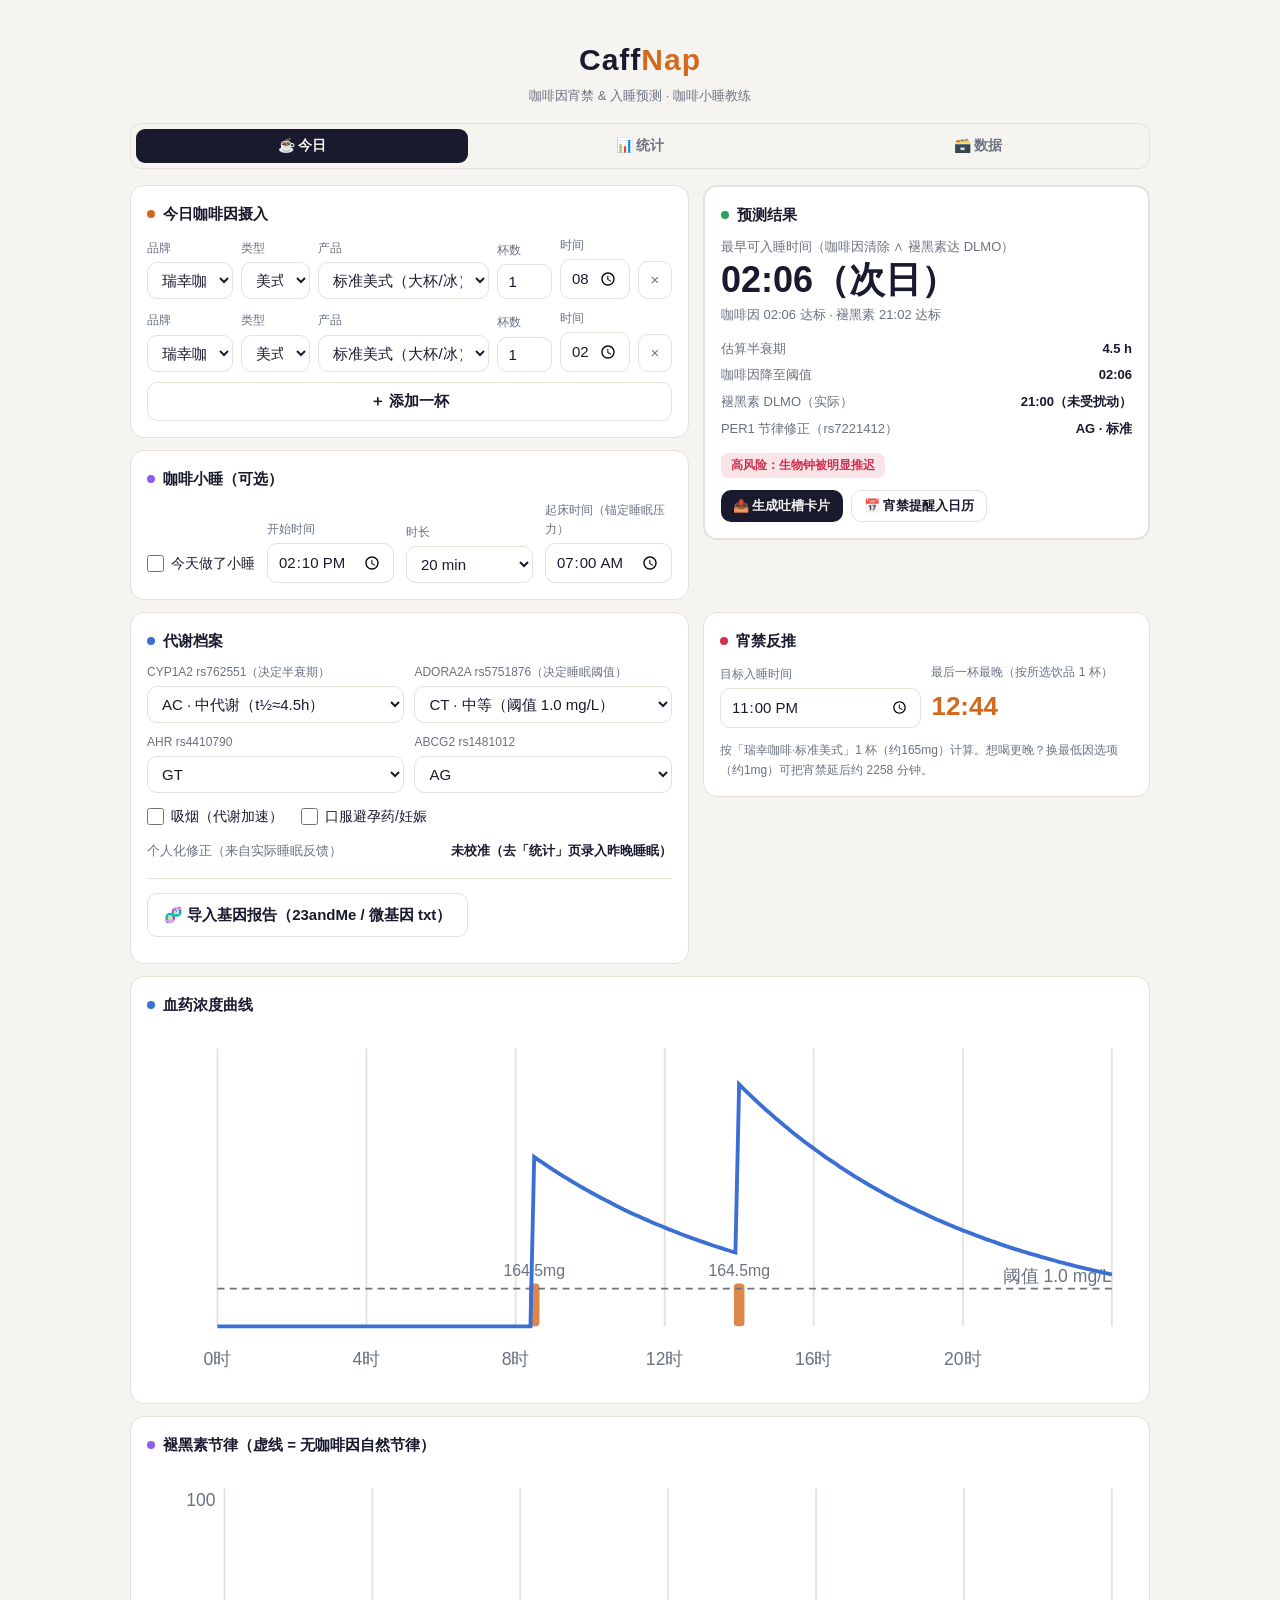
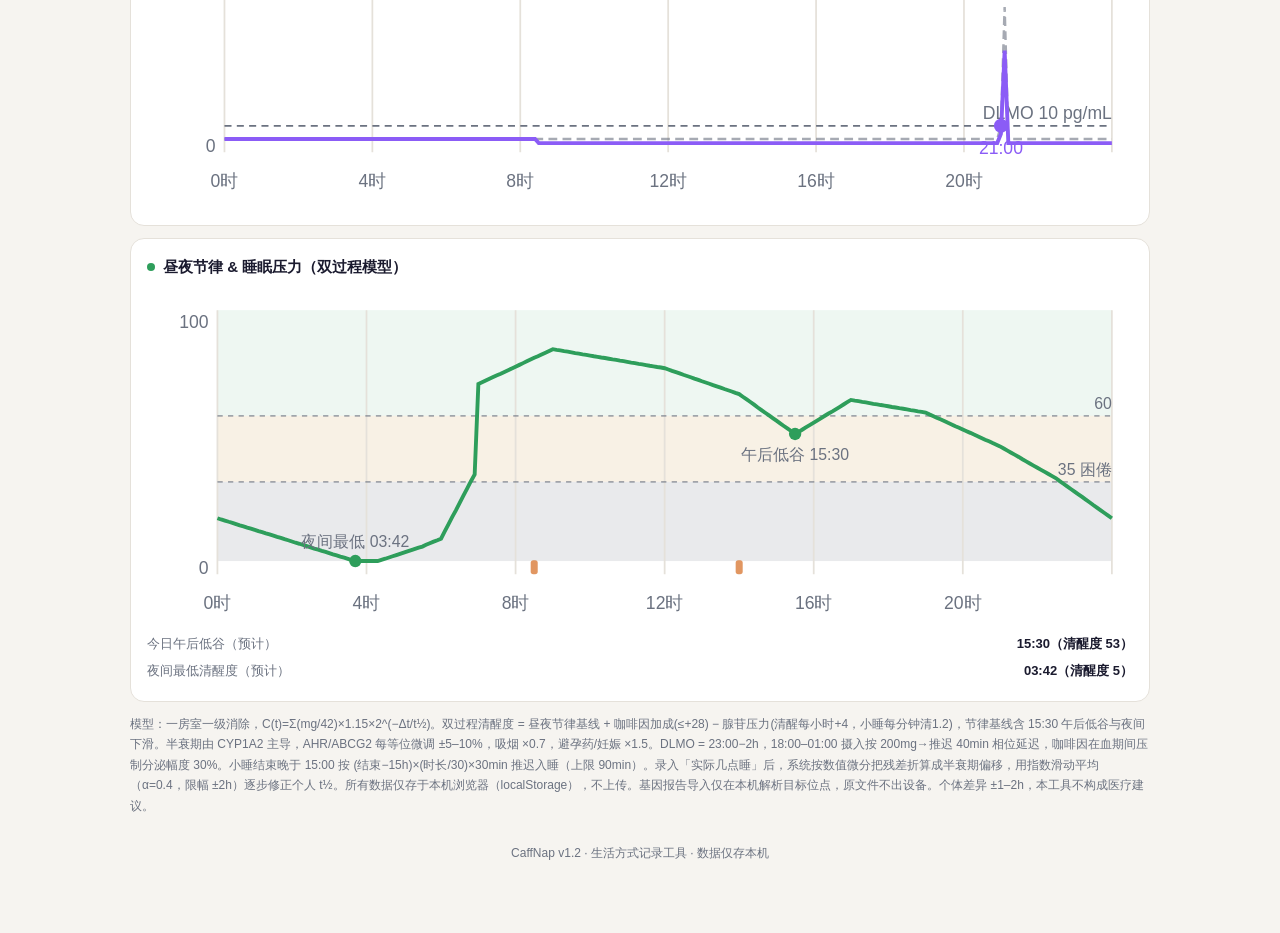
<file: index.html>
<!DOCTYPE html>
<html lang="zh-CN">
<head>
<meta charset="UTF-8">
<meta name="viewport" content="width=device-width, initial-scale=1.0, viewport-fit=cover">
<meta name="theme-color" content="#1a1a2e">
<meta name="apple-mobile-web-app-capable" content="yes">
<title>CaffNap · 咖啡因宵禁 & 入睡预测</title>
<script src="db.js"></script>
<link rel="stylesheet" href="style.css">
</head>
<body>

<header>
  <h1>Caff<span>Nap</span></h1>
  <p>咖啡因宵禁 & 入睡预测 · 咖啡小睡教练</p>
</header>

<nav class="tabs">
  <button data-tab="today" class="on">☕ 今日</button>
  <button data-tab="stats">📊 统计</button>
  <button data-tab="data">🗃️ 数据</button>
</nav>

<!-- ==================== 今日 ==================== -->
<section id="tab-today">
  <div class="layout">

    <!-- 预测结果 -->
    <div class="card a-result" style="border-width:2px;">
      <h2><span class="dot" style="background:var(--green)"></span>预测结果</h2>
      <div class="result-sub">最早可入睡时间（咖啡因清除 ∧ 褪黑素达 DLMO）</div>
      <div class="result-main" id="bedtime">—</div>
      <div class="result-sub" id="bedtimeSub"></div>
      <div class="stat-row" style="margin-top:10px;"><span>估算半衰期</span><b id="stHalf">—</b></div>
      <div class="stat-row"><span>咖啡因降至阈值</span><b id="stClear">—</b></div>
      <div class="stat-row"><span>褪黑素 DLMO（实际）</span><b id="stDlmo">—</b></div>
      <div class="stat-row"><span>PER1 节律修正（rs7221412）</span><b id="stPer1">—</b></div>
      <div><span class="badge ok" id="badge">—</span></div>
      <div style="display:flex;gap:8px;margin-top:12px;flex-wrap:wrap;">
        <button class="btn small" id="shareCardBtn">📤 生成吐槽卡片</button>
        <button class="btn small ghost" id="icsBtn">📅 宵禁提醒入日历</button>
      </div>
    </div>

    <!-- 摄入记录 -->
    <div class="card a-doses">
      <h2><span class="dot" style="background:var(--orange)"></span>今日咖啡因摄入</h2>
      <div id="doseList"></div>
      <button class="btn ghost" id="addDose" style="width:100%;">＋ 添加一杯</button>
    </div>

    <!-- 小睡 -->
    <div class="card a-nap">
      <h2><span class="dot" style="background:var(--purple)"></span>咖啡小睡（可选）</h2>
      <div style="display:flex;gap:12px;flex-wrap:wrap;align-items:flex-end;">
        <label class="chk" style="margin-bottom:8px;"><input type="checkbox" id="napOn"> 今天做了小睡</label>
        <div class="fld" style="flex:1;min-width:100px;"><label>开始时间</label><input type="time" id="napT" value="14:10"></div>
        <div class="fld" style="flex:1;min-width:120px;"><label>时长</label>
          <select id="napD">
            <option value="15">15 min（经典咖啡小睡）</option>
            <option value="20" selected>20 min</option>
            <option value="30">30 min</option>
            <option value="60">60 min</option>
          </select></div>
        <div class="fld" style="flex:1;min-width:100px;"><label>起床时间（锚定睡眠压力）</label><input type="time" id="wakeT" value="07:00"></div>
      </div>
    </div>

    <!-- 宵禁反推 -->
    <div class="card a-curfew">
      <h2><span class="dot" style="background:var(--red)"></span>宵禁反推</h2>
      <div class="grid" style="align-items:end;">
        <div class="fld"><label>目标入睡时间</label><input type="time" id="targetBed" value="23:00"></div>
        <div class="fld"><label>最后一杯最晚（按所选饮品 1 杯）</label>
          <div style="font-size:26px;font-weight:700;color:var(--orange);font-variant-numeric:tabular-nums;" id="lastCall">—</div></div>
      </div>
      <div class="note" id="lastCallNote"></div>
    </div>

    <!-- 代谢档案 -->
    <div class="card a-geno">
      <h2><span class="dot" style="background:var(--blue)"></span>代谢档案</h2>
      <div class="grid">
        <div class="fld"><label>CYP1A2 rs762551（决定半衰期）</label>
          <select id="cyp">
            <option value="AA">AA · 快代谢（t½≈3.2h）</option>
            <option value="AC" selected>AC · 中代谢（t½≈4.5h）</option>
            <option value="CC">CC · 慢代谢（t½≈7.5h）</option>
          </select></div>
        <div class="fld"><label>ADORA2A rs5751876（决定睡眠阈值）</label>
          <select id="ador">
            <option value="TT">TT · 敏感（阈值 1.3 mg/L）</option>
            <option value="CT" selected>CT · 中等（阈值 1.0 mg/L）</option>
            <option value="CC">CC · 钝感（阈值 0.8 mg/L）</option>
          </select></div>
        <div class="fld"><label>AHR rs4410790</label>
          <select id="ahr">
            <option value="TT">TT</option>
            <option value="GT" selected>GT</option>
            <option value="GG">GG · 诱导强</option>
          </select></div>
        <div class="fld"><label>ABCG2 rs1481012</label>
          <select id="abcg2">
            <option value="AA">AA</option>
            <option value="AG" selected>AG</option>
            <option value="GG">GG</option>
          </select></div>
      </div>
      <div style="display:flex;gap:18px;margin-top:12px;flex-wrap:wrap;">
        <label class="chk"><input type="checkbox" id="smoke"> 吸烟（代谢加速）</label>
        <label class="chk"><input type="checkbox" id="oc"> 口服避孕药/妊娠</label>
      </div>
      <div class="stat-row" style="margin-top:10px;"><span>个人化修正（来自实际睡眠反馈）</span><b id="stCalib">未校准</b></div>
      <div style="margin-top:14px;border-top:1px solid var(--border);padding-top:14px;">
        <label class="btn ghost" for="geneFile" style="cursor:pointer;display:inline-block;">🧬 导入基因报告（23andMe / 微基因 txt）</label>
        <input type="file" id="geneFile" accept=".txt,text/plain" style="display:none">
        <div id="geneStatus" style="font-size:13px;color:var(--sub);margin-top:10px;line-height:1.7;"></div>
      </div>
    </div>
  </div>

  <!-- 曲线图 -->
  <div class="card">
    <h2><span class="dot" style="background:var(--blue)"></span>血药浓度曲线</h2>
    <svg id="chartCaf" viewBox="0 0 560 200" width="100%"></svg>
  </div>
  <div class="card">
    <h2><span class="dot" style="background:var(--purple)"></span>褪黑素节律（虚线 = 无咖啡因自然节律）</h2>
    <svg id="chartMel" viewBox="0 0 560 190" width="100%"></svg>
  </div>
  <div class="card">
    <h2><span class="dot" style="background:var(--green)"></span>昼夜节律 & 睡眠压力（双过程模型）</h2>
    <svg id="chartAlert" viewBox="0 0 560 190" width="100%"></svg>
    <div class="stat-row"><span>今日午后低谷（预计）</span><b id="stDip">—</b></div>
    <div class="stat-row"><span>夜间最低清醒度（预计）</span><b id="stNight">—</b></div>
  </div>

  <div class="note">
    模型：一房室一级消除，C(t)=Σ(mg/42)×1.15×2^(−Δt/t½)。双过程清醒度 = 昼夜节律基线 + 咖啡因加成(≤+28) − 腺苷压力(清醒每小时+4，小睡每分钟清1.2)，节律基线含 15:30 午后低谷与夜间下滑。半衰期由 CYP1A2 主导，AHR/ABCG2 每等位微调 ±5–10%，吸烟 ×0.7，避孕药/妊娠 ×1.5。DLMO = 23:00−2h，18:00–01:00 摄入按 200mg→推迟 40min 相位延迟，咖啡因在血期间压制分泌幅度 30%。小睡结束晚于 15:00 按 (结束−15h)×(时长/30)×30min 推迟入睡（上限 90min）。录入「实际几点睡」后，系统按数值微分把残差折算成半衰期偏移，用指数滑动平均（α=0.4，限幅 ±2h）逐步修正个人 t½。所有数据仅存于本机浏览器（localStorage），不上传。基因报告导入仅在本机解析目标位点，原文件不出设备。个体差异 ±1–2h，本工具不构成医疗建议。
  </div>
</section>

<!-- ==================== 统计 ==================== -->
<section id="tab-stats" hidden>

  <!-- 睡眠反馈 -->
  <div class="card">
    <h2><span class="dot" style="background:var(--green)"></span>睡眠反馈 · 校准个人代谢</h2>
    <div class="result-sub" style="margin-bottom:10px;">输入昨晚实际情况，系统会把「预测 vs 实际」的偏差折算成你的个人半衰期修正，越录越准。</div>
    <div class="grid" style="grid-template-columns:1fr 1fr 1fr;align-items:end;">
      <div class="fld"><label>日期（哪晚）</label><input type="date" id="fbDate"></div>
      <div class="fld"><label>实际几点睡</label><input type="time" id="fbBed" value="23:30"></div>
      <div class="fld"><label>实际几点起</label><input type="time" id="fbWake" value="07:00"></div>
    </div>
    <button class="btn" id="fbSubmit" style="margin-top:12px;width:100%;">记录并校准</button>
    <div id="fbResult" style="font-size:13px;color:var(--sub);margin-top:10px;line-height:1.7;"></div>
  </div>

  <!-- 统计概览 -->
  <div class="card">
    <h2><span class="dot" style="background:var(--orange)"></span>概览</h2>
    <div class="stat-row"><span>记录天数</span><b id="sumDays">—</b></div>
    <div class="stat-row"><span>连续记录</span><b id="sumStreak">—</b></div>
    <div class="stat-row"><span>日均咖啡因</span><b id="sumMg">—</b></div>
    <div class="stat-row"><span>平均预测入睡</span><b id="sumPred">—</b></div>
    <div class="stat-row"><span>平均实际入睡（反馈）</span><b id="sumActual">—</b></div>
    <div class="stat-row"><span>平均起床（反馈）</span><b id="sumWake">—</b></div>
  </div>

  <!-- 热力图 -->
  <div class="card">
    <h2><span class="dot" style="background:var(--orange)"></span>咖啡因热力图
      <span class="spacer"></span>
      <span class="seg" id="hmSeg">
        <button data-range="12" class="on">近 12 周</button>
        <button data-range="52">近一年</button>
      </span>
    </h2>
    <div class="hm-wrap"><div class="hm" id="heatmap"></div></div>
    <div class="hm-legend">
      少 <span class="hm-cell"></span><span class="hm-cell l1"></span><span class="hm-cell l2"></span><span class="hm-cell l3"></span><span class="hm-cell l4"></span> 多
      <span style="margin-left:10px;">按每日咖啡因总量（mg）分档</span>
    </div>
  </div>
</section>

<!-- ==================== 数据 ==================== -->
<section id="tab-data" hidden>

  <!-- 自定义饮品 -->
  <div class="card">
    <h2><span class="dot" style="background:var(--blue)"></span>自定义饮品</h2>
    <div class="result-sub" style="margin-bottom:10px;">官方库没有的饮品（如速溶、瓶装）可以加在这里，会并入「品牌 → 自定义」选择器。</div>
    <div class="grid" style="grid-template-columns:1.4fr 1fr;">
      <div class="fld"><label>名称 *</label><input type="text" id="ubName" placeholder="如：三合一速溶"></div>
      <div class="fld"><label>咖啡因（mg/杯）*</label><input type="number" id="ubMg" min="0" max="600" step="1" placeholder="75"></div>
      <div class="fld"><label>类型</label>
        <select id="ubType">
          <option value="美式">美式/黑咖</option>
          <option value="拿铁">拿铁/奶咖</option>
          <option value="浓缩">浓缩</option>
          <option value="速溶咖啡">速溶/冻干</option>
          <option value="奶茶">奶茶/其他</option>
        </select></div>
      <div class="fld"><label>规格说明（可选）</label><input type="text" id="ubSpec" placeholder="如：1 条 2g"></div>
    </div>
    <button class="btn" id="ubAdd" style="margin-top:12px;width:100%;">＋ 保存饮品</button>
    <div id="ubList" style="margin-top:10px;"></div>
  </div>

  <!-- 导出 / 导入 -->
  <div class="card">
    <h2><span class="dot" style="background:var(--purple)"></span>数据导出 / 导入</h2>
    <div class="result-sub" style="margin-bottom:10px;">全部数据只存在本机浏览器，换设备/清缓存前请先导出备份。</div>
    <div style="display:flex;gap:8px;flex-wrap:wrap;">
      <button class="btn ghost" id="expJson">⬇️ 导出完整备份（JSON）</button>
      <button class="btn ghost" id="expCsv">⬇️ 导出历史记录（CSV）</button>
      <label class="btn ghost" for="impFile" style="cursor:pointer;">⬆️ 导入备份（JSON）</label>
      <input type="file" id="impFile" accept=".json,application/json" style="display:none">
    </div>
    <div id="impResult" style="font-size:13px;color:var(--sub);margin-top:10px;line-height:1.7;"></div>
    <div class="note">说明：JSON 备份包含摄入历史、睡眠反馈、个人校准、自定义饮品和基因档案，可完整恢复；CSV 为按日汇总表格，适合用 Excel 分析，不支持回导。</div>
  </div>
</section>

<footer>CaffNap v1.2 · 生活方式记录工具 · 数据仅存本机</footer>

<canvas id="shareCanvas" width="900" height="1125" style="display:none"></canvas>
<script src="app.js"></script>
</body>
</html>
</file>
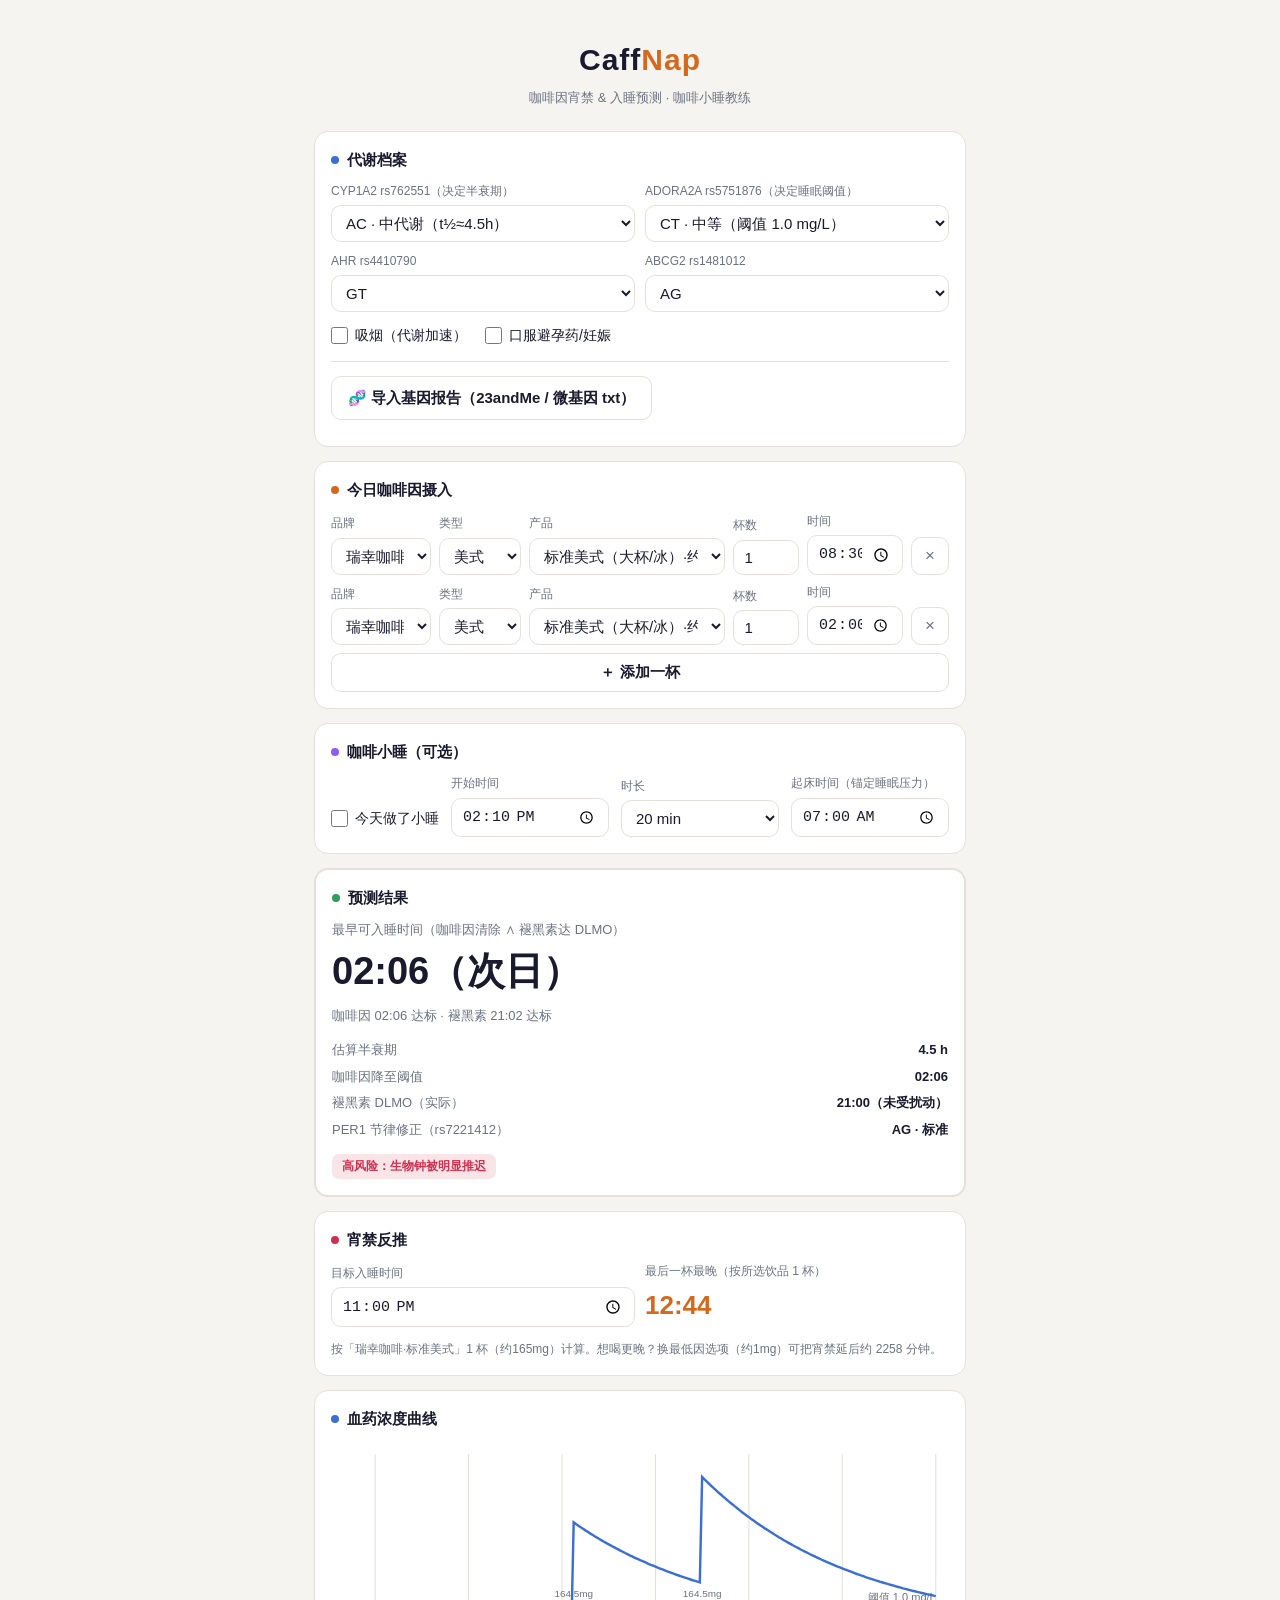
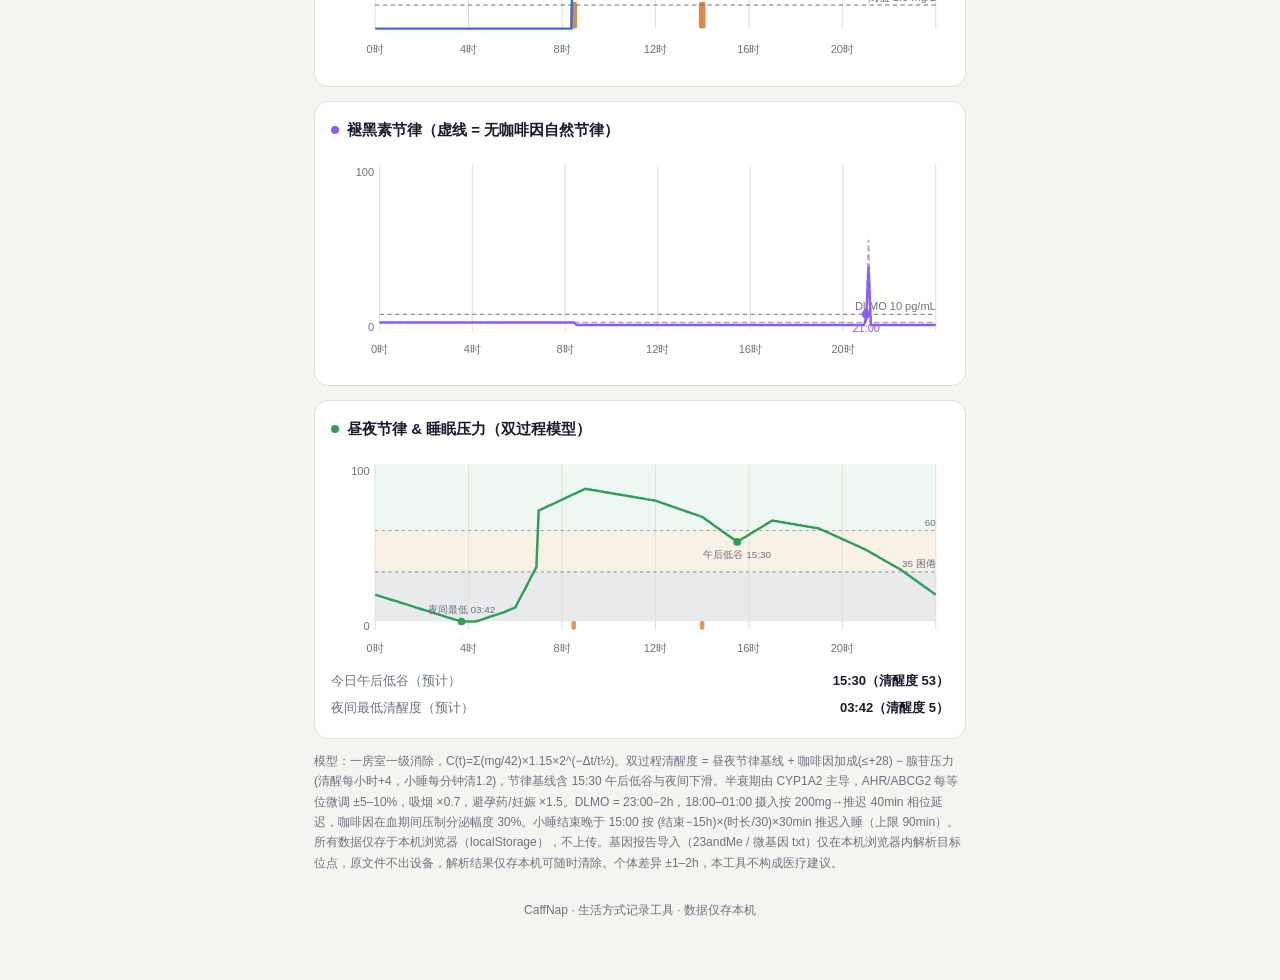
<file: v1.1/index.html>
<!DOCTYPE html>
<html lang="zh-CN">
<head>
<meta charset="UTF-8">
<meta name="viewport" content="width=device-width, initial-scale=1.0, viewport-fit=cover">
<meta name="theme-color" content="#1a1a2e">
<meta name="apple-mobile-web-app-capable" content="yes">
<title>CaffNap · 咖啡因宵禁 & 入睡预测</title>
<script src="db.js"></script>
<style>
  :root {
    --bg: #f6f4f0; --card: #ffffff; --text: #1a1a2e; --sub: #6b7280;
    --border: #e5e1da; --blue: #3b6fd4; --orange: #d4691e; --purple: #8b5cf6;
    --green: #2e9e5b; --red: #d03050; --warn: #b87700;
  }
  @media (prefers-color-scheme: dark) {
    :root {
      --bg: #12121c; --card: #1d1d2b; --text: #eceaf2; --sub: #9aa0ab;
      --border: #33334a; --blue: #6b96e8; --orange: #e08a4e; --purple: #a78bfa;
      --green: #4cc38a; --red: #ef6a86; --warn: #e0a63e;
    }
  }
  * { margin: 0; padding: 0; box-sizing: border-box; -webkit-tap-highlight-color: transparent; }
  body {
    font-family: -apple-system, "PingFang SC", "Microsoft YaHei", sans-serif;
    background: var(--bg); color: var(--text);
    line-height: 1.6; max-width: 680px; margin: 0 auto; padding: 16px 14px 60px;
  }
  header { text-align: center; padding: 20px 0 8px; }
  header h1 { font-size: 30px; font-weight: 700; letter-spacing: 1px; }
  header h1 span { color: var(--orange); }
  header p { color: var(--sub); font-size: 13px; margin-top: 4px; }
  .card {
    background: var(--card); border: 1px solid var(--border);
    border-radius: 14px; padding: 16px; margin-top: 14px;
  }
  .card h2 { font-size: 15px; font-weight: 600; margin-bottom: 10px; display: flex; align-items: center; gap: 8px; }
  .card h2 .dot { width: 8px; height: 8px; border-radius: 50%; }
  .grid { display: grid; grid-template-columns: 1fr 1fr; gap: 10px; }
  .fld { display: flex; flex-direction: column; gap: 4px; }
  .fld label { font-size: 12px; color: var(--sub); }
  select, input[type="time"], input[type="number"] {
    padding: 8px 10px; border-radius: 10px; font-size: 15px; width: 100%;
    border: 1px solid var(--border); background: transparent; color: var(--text);
  }
  .chk { display: flex; align-items: center; gap: 7px; font-size: 14px; cursor: pointer; }
  .chk input { width: 17px; height: 17px; accent-color: var(--text); }
  .dose-row { display: flex; gap: 8px; align-items: flex-end; margin-bottom: 8px; }
  .dose-row .del {
    border: 1px solid var(--border); background: transparent; color: var(--sub);
    border-radius: 10px; width: 38px; height: 38px; font-size: 17px; cursor: pointer; flex-shrink: 0;
  }
  .btn {
    display: inline-flex; align-items: center; justify-content: center; gap: 6px;
    border: none; border-radius: 10px; cursor: pointer; font-size: 15px;
    padding: 9px 16px; background: var(--text); color: var(--bg); font-weight: 600;
  }
  .btn.ghost { background: transparent; color: var(--text); border: 1px solid var(--border); }
  .result-main { font-size: 38px; font-weight: 700; font-variant-numeric: tabular-nums; }
  .result-sub { font-size: 13px; color: var(--sub); margin-top: 4px; }
  .badge {
    display: inline-block; font-size: 12px; padding: 3px 10px; border-radius: 7px; margin-top: 10px; font-weight: 600;
  }
  .badge.ok { background: color-mix(in srgb, var(--green) 15%, transparent); color: var(--green); }
  .badge.warn { background: color-mix(in srgb, var(--warn) 18%, transparent); color: var(--warn); }
  .badge.risk { background: color-mix(in srgb, var(--red) 13%, transparent); color: var(--red); }
  svg text { font-family: inherit; }
  .stat-row { display: flex; justify-content: space-between; font-size: 13px; color: var(--sub); padding: 3px 0; }
  .stat-row b { color: var(--text); font-weight: 600; font-variant-numeric: tabular-nums; }
  .note { font-size: 12px; color: var(--sub); margin-top: 12px; line-height: 1.7; }
  footer { text-align: center; color: var(--sub); font-size: 12px; margin-top: 28px; }
  @media (max-width: 480px) { .grid { grid-template-columns: 1fr; } }
</style>
</head>
<body>

<header>
  <h1>Caff<span>Nap</span></h1>
  <p>咖啡因宵禁 & 入睡预测 · 咖啡小睡教练</p>
</header>

<!-- 基因型 -->
<div class="card">
  <h2><span class="dot" style="background:var(--blue)"></span>代谢档案</h2>
  <div class="grid">
    <div class="fld"><label>CYP1A2 rs762551（决定半衰期）</label>
      <select id="cyp">
        <option value="AA">AA · 快代谢（t½≈3.2h）</option>
        <option value="AC" selected>AC · 中代谢（t½≈4.5h）</option>
        <option value="CC">CC · 慢代谢（t½≈7.5h）</option>
      </select></div>
    <div class="fld"><label>ADORA2A rs5751876（决定睡眠阈值）</label>
      <select id="ador">
        <option value="TT">TT · 敏感（阈值 1.3 mg/L）</option>
        <option value="CT" selected>CT · 中等（阈值 1.0 mg/L）</option>
        <option value="CC">CC · 钝感（阈值 0.8 mg/L）</option>
      </select></div>
    <div class="fld"><label>AHR rs4410790</label>
      <select id="ahr">
        <option value="TT">TT</option>
        <option value="GT" selected>GT</option>
        <option value="GG">GG · 诱导强</option>
      </select></div>
    <div class="fld"><label>ABCG2 rs1481012</label>
      <select id="abcg2">
        <option value="AA">AA</option>
        <option value="AG" selected>AG</option>
        <option value="GG">GG</option>
      </select></div>
  </div>
  <div style="display:flex;gap:18px;margin-top:12px;flex-wrap:wrap;">
    <label class="chk"><input type="checkbox" id="smoke"> 吸烟（代谢加速）</label>
    <label class="chk"><input type="checkbox" id="oc"> 口服避孕药/妊娠</label>
  </div>
  <div style="margin-top:14px;border-top:1px solid var(--border);padding-top:14px;">
    <label class="btn ghost" for="geneFile" style="cursor:pointer;display:inline-block;">🧬 导入基因报告（23andMe / 微基因 txt）</label>
    <input type="file" id="geneFile" accept=".txt,text/plain" style="display:none">
    <div id="geneStatus" style="font-size:13px;color:var(--sub);margin-top:10px;line-height:1.7;"></div>
  </div>
</div>

<!-- 摄入记录 -->
<div class="card">
  <h2><span class="dot" style="background:var(--orange)"></span>今日咖啡因摄入</h2>
  <div id="doseList"></div>
  <button class="btn ghost" id="addDose" style="width:100%;">＋ 添加一杯</button>
</div>

<!-- 小睡 -->
<div class="card">
  <h2><span class="dot" style="background:var(--purple)"></span>咖啡小睡（可选）</h2>
  <div style="display:flex;gap:12px;flex-wrap:wrap;align-items:flex-end;">
    <label class="chk" style="margin-bottom:8px;"><input type="checkbox" id="napOn"> 今天做了小睡</label>
    <div class="fld" style="flex:1;min-width:110px;"><label>开始时间</label><input type="time" id="napT" value="14:10"></div>
    <div class="fld" style="flex:1;min-width:130px;"><label>时长</label>
      <select id="napD">
        <option value="15">15 min（经典咖啡小睡）</option>
        <option value="20" selected>20 min</option>
        <option value="30">30 min</option>
        <option value="60">60 min</option>
      </select></div>
    <div class="fld" style="flex:1;min-width:110px;"><label>起床时间（锚定睡眠压力）</label><input type="time" id="wakeT" value="07:00"></div>
  </div>
</div>

<!-- 预测结果 -->
<div class="card" style="border-width:2px;">
  <h2><span class="dot" style="background:var(--green)"></span>预测结果</h2>
  <div class="result-sub">最早可入睡时间（咖啡因清除 ∧ 褪黑素达 DLMO）</div>
  <div class="result-main" id="bedtime">—</div>
  <div class="result-sub" id="bedtimeSub"></div>
  <div class="stat-row" style="margin-top:10px;"><span>估算半衰期</span><b id="stHalf">—</b></div>
  <div class="stat-row"><span>咖啡因降至阈值</span><b id="stClear">—</b></div>
  <div class="stat-row"><span>褪黑素 DLMO（实际）</span><b id="stDlmo">—</b></div>
  <div class="stat-row"><span>PER1 节律修正（rs7221412）</span><b id="stPer1">—</b></div>
  <div><span class="badge ok" id="badge">—</span></div>
</div>

<!-- 宵禁反推 -->
<div class="card">
  <h2><span class="dot" style="background:var(--red)"></span>宵禁反推</h2>
  <div class="grid" style="align-items:end;">
    <div class="fld"><label>目标入睡时间</label><input type="time" id="targetBed" value="23:00"></div>
    <div class="fld"><label>最后一杯最晚（按所选饮品 1 杯）</label>
      <div style="font-size:26px;font-weight:700;color:var(--orange);font-variant-numeric:tabular-nums;" id="lastCall">—</div></div>
  </div>
  <div class="note" id="lastCallNote"></div>
</div>

<!-- 曲线图 -->
<div class="card">
  <h2><span class="dot" style="background:var(--blue)"></span>血药浓度曲线</h2>
  <svg id="chartCaf" viewBox="0 0 560 200" width="100%"></svg>
</div>
<div class="card">
  <h2><span class="dot" style="background:var(--purple)"></span>褪黑素节律（虚线 = 无咖啡因自然节律）</h2>
  <svg id="chartMel" viewBox="0 0 560 190" width="100%"></svg>
</div>
<div class="card">
  <h2><span class="dot" style="background:var(--green)"></span>昼夜节律 & 睡眠压力（双过程模型）</h2>
  <svg id="chartAlert" viewBox="0 0 560 190" width="100%"></svg>
  <div class="stat-row"><span>今日午后低谷（预计）</span><b id="stDip">—</b></div>
  <div class="stat-row"><span>夜间最低清醒度（预计）</span><b id="stNight">—</b></div>
</div>

<div class="note">
  模型：一房室一级消除，C(t)=Σ(mg/42)×1.15×2^(−Δt/t½)。双过程清醒度 = 昼夜节律基线 + 咖啡因加成(≤+28) − 腺苷压力(清醒每小时+4，小睡每分钟清1.2)，节律基线含 15:30 午后低谷与夜间下滑。半衰期由 CYP1A2 主导，AHR/ABCG2 每等位微调 ±5–10%，吸烟 ×0.7，避孕药/妊娠 ×1.5。DLMO = 23:00−2h，18:00–01:00 摄入按 200mg→推迟 40min 相位延迟，咖啡因在血期间压制分泌幅度 30%。小睡结束晚于 15:00 按 (结束−15h)×(时长/30)×30min 推迟入睡（上限 90min）。所有数据仅存于本机浏览器（localStorage），不上传。基因报告导入（23andMe / 微基因 txt）仅在本机浏览器内解析目标位点，原文件不出设备，解析结果仅存本机可随时清除。个体差异 ±1–2h，本工具不构成医疗建议。
</div>

<footer>CaffNap · 生活方式记录工具 · 数据仅存本机</footer>

<script>
"use strict";
const $ = id => document.getElementById(id);
// 通用兜底饮品（数据库加载失败或本地双击打开时使用）
const GENERIC_BEVS = [
  { k: "espresso", label: "浓缩 espresso", mg: 60 },
  { k: "americano", label: "美式", mg: 150 },
  { k: "filter", label: "手冲/大美式", mg: 200 },
  { k: "latte", label: "拿铁", mg: 75 },
  { k: "tea", label: "茶", mg: 45 },
  { k: "decaf", label: "低因/其他", mg: 0 }
];
// 数据库经 <script src="db.js"> 同步注入（file:// 双击也可用）
const DB_META = window.CAFFNAP_DB || {};
let DB_ITEMS = DB_META.items || [];
if (!DB_ITEMS.length) console.warn("CaffNap: db.js 未加载，使用通用估算饮品");
function allBevs() { return DB_ITEMS.length ? DB_ITEMS : GENERIC_BEVS; }
function bevMid(b) { return b.mg !== undefined ? b.mg : (b.mg_min + b.mg_max) / 2; }
const LS_KEY = "caffnap_v1";
const GENO_KEY = "caffnap_geno_v1";
let dlmoOff = 0;   // PER1 rs7221412 的 DLMO 偏移（分钟）

// ---------- 状态 ----------
let state = { doses: [], napOn: false, napT: "14:10", napD: 20 };
try {
  const saved = JSON.parse(localStorage.getItem(LS_KEY));
  if (saved && saved.doses) state = Object.assign(state, saved);
  // 只保留今天
  const today = new Date().toDateString();
  state.doses = state.doses.filter(d => d.day === today);
} catch (e) {}

function save() { localStorage.setItem(LS_KEY, JSON.stringify(state)); }

// ---------- 输入 ----------
function getParams() {
  let th = { AA: 3.2, AC: 4.5, CC: 7.5 }[$("cyp").value];
  th *= { TT: 1.10, GT: 1.0, GG: 0.90 }[$("ahr").value];
  th *= { AA: 0.95, AG: 1.0, GG: 1.05 }[$("abcg2").value];
  if ($("smoke").checked) th *= 0.7;
  if ($("oc").checked) th *= 1.5;
  const thr = { TT: 1.3, CT: 1.0, CC: 0.8 }[$("ador").value];
  return { th, thr };
}
const toMin = s => { const [h, m] = s.split(":").map(Number); return h * 60 + m; };
const toHM = t => {
  const h = Math.floor(t / 60) % 24, m = Math.round(t % 60) % 60;
  return String(h).padStart(2, "0") + ":" + String(m).padStart(2, "0");
};

// ---------- 摄入条目 UI ----------
// 品牌原始分类 → 四大归一类型
const TYPE_MAP = {
  "美式类": "美式", "美式": "美式", "冷萃类": "美式", "冷萃": "美式",
  "滴滤咖啡": "美式", "冰咖啡": "美式",
  "拿铁类": "拿铁", "拿铁": "拿铁", "摩卡": "拿铁", "星冰乐": "拿铁",
  "浓缩咖啡": "浓缩", "浓缩": "浓缩",
  "奶茶": "奶茶", "轻因系列": "奶茶", "纯茶": "奶茶", "特调": "奶茶",
  "茶咖": "奶茶", "轻咖": "奶茶", "其他非咖啡类": "奶茶", "无咖啡": "奶茶", "果茶": "奶茶"
};
function normType(b) { return DB_ITEMS.length ? (TYPE_MAP[b.category] || "奶茶") : "通用"; }

function renderDoses() {
  const box = $("doseList");
  box.innerHTML = "";
  const list = allBevs();
  state.doses.forEach((d, i) => {
    let cur = list.find(b => b.k === d.bev);
    if (!cur) { cur = list[0]; d.bev = cur.k; }
    const curBrand = cur.brand || "通用";
    const curType = normType(cur);

    const brands = [...new Set(list.map(b => b.brand || "通用"))];
    // 该品牌实际拥有的归一类型（保持四大桶顺序）
    const ALL_TYPES = ["美式", "拿铁", "浓缩", "奶茶"];
    const hasTypes = ALL_TYPES.filter(t => list.some(b => (b.brand || "通用") === curBrand && normType(b) === t));
    const types = DB_ITEMS.length ? hasTypes : ["通用"];
    const prods = list.filter(b => (b.brand || "通用") === curBrand && normType(b) === curType);

    const opt = (v, label, sel) => `<option value="${v}" ${sel ? "selected" : ""}>${label}</option>`;
    const row = document.createElement("div");
    row.className = "dose-row";
    row.innerHTML = `
      <div class="fld" style="flex:1.2;min-width:100px;"><label>品牌</label>
        <select data-i="${i}" class="d-brand">${brands.map(b => opt(b, b, b === curBrand)).join("")}</select></div>
      <div class="fld" style="flex:1;min-width:80px;"><label>类型</label>
        <select data-i="${i}" class="d-type">${types.map(t => opt(t, t, t === curType)).join("")}</select></div>
      <div class="fld" style="flex:2.4;min-width:150px;"><label>产品</label>
        <select data-i="${i}" class="d-bev">${prods.map(b =>
          opt(b.k, DB_ITEMS.length
            ? `${b.drink}（${b.spec}）·约${Math.round(bevMid(b))}mg`
            : `${b.label}（${b.mg}mg）`, b.k === d.bev)).join("")}</select></div>
      <div class="fld" style="flex:0.8;min-width:64px;"><label>杯数</label>
        <input type="number" data-i="${i}" class="d-cups" value="${d.cups}" min="0.5" max="6" step="0.5"></div>
      <div class="fld" style="flex:1;min-width:96px;"><label>时间</label>
        <input type="time" data-i="${i}" class="d-time" value="${d.time}"></div>
      <button class="del" data-i="${i}" title="删除">×</button>`;
    box.appendChild(row);
  });

  box.querySelectorAll(".d-brand").forEach(el => el.addEventListener("change", e => {
    const i = +e.target.dataset.i;
    const first = allBevs().find(b => (b.brand || "通用") === e.target.value);
    if (first) { state.doses[i].bev = first.k; save(); renderDoses(); calc(); }
  }));
  box.querySelectorAll(".d-type").forEach(el => el.addEventListener("change", e => {
    const i = +e.target.dataset.i;
    const curBrand = (allBevs().find(b => b.k === state.doses[i].bev) || allBevs()[0]).brand || "通用";
    const first = allBevs().find(b => (b.brand || "通用") === curBrand && normType(b) === e.target.value);
    if (first) { state.doses[i].bev = first.k; save(); renderDoses(); calc(); }
  }));
  box.querySelectorAll(".d-bev,.d-cups,.d-time").forEach(el => el.addEventListener("input", e => {
    const i = +e.target.dataset.i;
    if (e.target.classList.contains("d-bev")) state.doses[i].bev = e.target.value;
    if (e.target.classList.contains("d-cups")) state.doses[i].cups = +e.target.value;
    if (e.target.classList.contains("d-time")) state.doses[i].time = e.target.value;
    save(); calc();
  }));
  box.querySelectorAll(".del").forEach(b => b.addEventListener("click", e => {
    state.doses.splice(+e.target.dataset.i, 1); save(); renderDoses(); calc();
  }));
}

$("addDose").addEventListener("click", () => {
  const now = new Date();
  const hm = String(now.getHours()).padStart(2, "0") + ":" + String(now.getMinutes()).padStart(2, "0");
  state.doses.push({ bev: DB_ITEMS.length ? "b000" : "americano", cups: 1, time: hm, day: new Date().toDateString() });
  save(); renderDoses(); calc();
});

// ---------- 药代模型 ----------
function doseMg(d) { const b = allBevs().find(x => x.k === d.bev); return b ? bevMid(b) * d.cups : 0; }
function concentration(mg, th, dtH) { return dtH < 0 ? 0 : mg / 42 * 1.15 * Math.pow(2, -dtH / th); }
function totalC(doses, th, tMin) {
  return doses.reduce((s, d) => s + concentration(doseMg(d), th, (tMin - toMin(d.time)) / 60), 0);
}
function tClear(doses, th, thr) {
  if (!doses.length) return null;
  const last = Math.max(...doses.map(d => toMin(d.time)));
  for (let t = last + 30; t <= last + 1440; t += 2)
    if (totalC(doses, th, t) <= thr) return t;
  return null;
}
function lastCall(mg, th, thr, targetMin) {
  const c0 = mg / 42 * 1.15;
  if (c0 <= thr) return 0;
  return Math.max(0, targetMin - (th * Math.log2(c0 / thr) * 60 + 30));
}

// ---------- 双过程模型：节律基线 + 腺苷压力 ----------
const CIRC = [[0,45],[4,33],[6,45],[7,72],[9,88],[12,85],[14,78],[15.5,65],[17,80],[19,78],[21,68],[22.5,58],[24,45]];
function circadian(t) {
  t = ((t % 24) + 24) % 24;
  for (let i = 0; i < CIRC.length - 1; i++) {
    const [t0, v0] = CIRC[i], [t1, v1] = CIRC[i + 1];
    if (t >= t0 && t <= t1) return v0 + (v1 - v0) * (t - t0) / (t1 - t0);
  }
  return 45;
}
function adenosine(t, wakeMin, napEndMin, napDurMin) {
  let awake = ((t - wakeMin) % 1440 + 1440) % 1440;   // 距起床分钟数
  let p = Math.min(90, awake / 60 * 4);               // 每小时 +4
  if (napEndMin !== null && t > napEndMin) p = Math.max(0, p - napDurMin * 1.2);
  return p;
}

// ---------- 褪黑素模型 ----------
function melRaw(rel) {  // rel = t - DLMO，pg/mL
  if (rel < -1 || rel >= 8) return 5;
  if (rel < 0) return 5 + (rel + 1) * 5;
  if (rel < 2) return 10 + rel * 25;
  if (rel < 4) return 60 + (rel - 2) * 20;
  return 100 - (rel - 4) * 22.5;
}

// ---------- 主计算 ----------
function calc() {
  const { th, thr } = getParams();
  const doses = state.doses.filter(d => doseMg(d) > 0);
  const totalMg = doses.reduce((s, d) => s + doseMg(d), 0);
  const tC = tClear(doses, th, thr);

  // 小睡
  const napOn = $("napOn").checked;
  const napStart = toMin($("napT").value), napDur = +$("napD").value;
  const napEnd = napStart + napDur;
  let napDelayMin = 0;
  if (napOn && napEnd > 15 * 60) napDelayMin = Math.min(90, (napEnd - 900) / 60 * (napDur / 30) * 30);

  // 褪黑素：DLMO 锚定 23:00-2h
  const dlmo0 = 21 * 60 + dlmoOff;   // PER1 rs7221412: AA −1h / AG 0 / GG +1h
  let delayMin = 0;
  doses.forEach(d => {
    const rel = ((toMin(d.time) - dlmo0) % 1440 + 1440) % 1440;
    const before = rel <= 16 * 60 ? rel - 1440 : rel;
    if (before >= -300 && before <= 120) delayMin += (doseMg(d) / 200) * 40;
  });
  delayMin = Math.min(delayMin, 180);
  const dlmoEff = dlmo0 + delayMin;
  const suppress = t => 1 - 0.3 * Math.min(1, totalC(doses, th, t) / thr);
  const melAt = t => {
    let rel = ((t - dlmoEff) % 1440 + 1440) % 1440;
    if (rel > 16 * 60) rel -= 1440;
    return melRaw(rel) * suppress(t);
  };
  let tMel = null;
  for (let t = 12 * 60; t <= 24 * 60; t += 2) if (melAt(t) >= 10) { tMel = t; break; }

  // 入睡 = max(双条件) + 小睡推迟
  let tSleep = null;
  if (tC !== null && tMel !== null) tSleep = Math.max(tC, tMel) + napDelayMin;

  // ---- 输出 ----
  $("bedtime").textContent = tSleep !== null
    ? toHM(tSleep) + (tSleep >= 1440 ? "（次日）" : "") : "24h 内条件未满足";
  let subs = [];
  if (tC !== null) subs.push("咖啡因 " + toHM(tC) + " 达标");
  if (tMel !== null) subs.push("褪黑素 " + toHM(tMel) + " 达标");
  if (napDelayMin > 0) subs.push("小睡 +" + Math.round(napDelayMin) + "min");
  $("bedtimeSub").textContent = subs.join(" · ") || "添加第一杯开始预测";
  $("stHalf").textContent = th.toFixed(1) + " h";
  $("stClear").textContent = tC !== null ? toHM(tC) : "24h 内未达标";
  $("stDlmo").textContent = toHM(dlmoEff) + (delayMin > 0 ? `（推迟 ${Math.round(delayMin)}min）` : "（未受扰动）");
  $("stPer1").textContent = { "-60": "AA · 偏晨型（DLMO −1h）", "0": "AG · 标准", "60": "GG · 偏夜型（DLMO +1h）" }[String(dlmoOff)] || "未知（默认标准）";

  const badge = $("badge");
  if (delayMin >= 90 || (tSleep !== null && tSleep > 24 * 60)) {
    badge.textContent = "高风险：生物钟被明显推迟"; badge.className = "badge risk";
  } else if (tSleep === null || tSleep > 23 * 60) {
    badge.textContent = "中风险：晚间饮用"; badge.className = "badge warn";
  } else {
    badge.textContent = "低风险：节律基本未受扰"; badge.className = "badge ok";
  }

  // 宵禁反推
  const list = allBevs();
  const selBev = state.doses.length
    ? list.find(b => b.k === state.doses[state.doses.length - 1].bev)
    : (list.find(b => b.k === "americano") || list[0]);
  const selMg = bevMid(selBev);
  const lc = lastCall(selMg, th, thr, toMin($("targetBed").value));
  $("lastCall").textContent = toHM(lc);
  const lowMg = Math.min(...list.map(bevMid).filter(m => m > 0));
  $("lastCallNote").textContent =
    `按「${DB_ITEMS.length ? selBev.brand + "·" + selBev.drink : selBev.label}」1 杯（约${Math.round(selMg)}mg）计算。想喝更晚？换最低因选项（约${Math.round(lowMg)}mg）可把宵禁延后约 ` +
    Math.round((th * Math.log2((selMg / 42 * 1.15) / thr) - th * Math.log2((lowMg / 42 * 1.15) / thr)) * 60) +
    ` 分钟。`;

  const wakeMin = toMin($("wakeT").value);
  const napEndMin = napOn ? napEnd : null;
  const alertness = t => {
    const a = circadian(t) + 28 * Math.min(1, totalC(doses, th, t) / thr) - 0.35 * adenosine(t * 60, wakeMin, napEndMin, napDur);
    return Math.max(5, Math.min(100, a));
  };
  drawCaf(thr, doses, totalMg, tC, tSleep, napOn ? { s: napStart, e: napEnd, d: napDur } : null);
  drawMel(dlmo0, dlmoEff, melAt, doses, th, thr, tSleep);
  drawAlert(alertness, doses, napOn ? { s: napStart, e: napEnd, d: napDur } : null, tSleep);
}

// ---------- 图表 ----------
function drawCaf(thr, doses, totalMg, tC, tSleep, nap) {
  const W = 560, H = 200, L = 40, R = 12, T = 12, B = 30;
  let peak = 0;
  for (let t = 0; t <= 1440; t += 5) {
    const c = totalC(doses, getParams().th, t);
    if (c > peak) peak = c;
  }
  const cMax = Math.max(peak * 1.15, thr * 1.3, 1);
  const X = t => L + (W - L - R) * t / 1440;
  const Y = c => T + (H - T - B) * (1 - c / cMax);
  let s = "";
  for (let g = 0; g <= 1440; g += 240)
    s += `<line x1="${X(g)}" y1="${T}" x2="${X(g)}" y2="${H - B}" stroke="var(--border)"/>`;
  if (nap) {
    s += `<rect x="${X(nap.s)}" y="${T}" width="${X(Math.min(nap.e, 1440)) - X(nap.s)}" height="${H - B - T}" fill="var(--purple)" opacity="0.12" rx="4"/>
          <text x="${(X(nap.s) + X(Math.min(nap.e, 1440))) / 2}" y="${T + 12}" text-anchor="middle" font-size="10" fill="var(--sub)">小睡 ${nap.d}min</text>`;
  }
  doses.forEach(d => {
    const mg = doseMg(d), h = 12 + Math.min(mg, 400) / 400 * 30;
    s += `<rect x="${X(toMin(d.time)) - 3}" y="${H - B - h}" width="6" height="${h}" rx="2" fill="var(--orange)" opacity="0.8"/>
          <text x="${X(toMin(d.time))}" y="${H - B - h - 4}" text-anchor="middle" font-size="9" fill="var(--sub)">${mg}mg</text>`;
  });
  s += `<line x1="${L}" y1="${Y(thr)}" x2="${W - R}" y2="${Y(thr)}" stroke="var(--sub)" stroke-dasharray="4 3"/>
        <text x="${W - R}" y="${Y(thr) - 4}" text-anchor="end" font-size="10" fill="var(--sub)">阈值 ${thr.toFixed(1)} mg/L</text>`;
  let path = "";
  for (let i = 0; i <= 240; i++) {
    const t = 1440 * i / 240;
    path += (i ? "L" : "M") + X(t).toFixed(1) + " " + Y(totalC(doses, getParams().th, t)).toFixed(1) + " ";
  }
  s += `<path d="${path}" fill="none" stroke="var(--blue)" stroke-width="2.2"/>`;
  if (tC !== null && tC <= 1440)
    s += `<circle cx="${X(tC)}" cy="${Y(thr)}" r="4" fill="var(--blue)" opacity="0.4"/>`;
  if (tSleep !== null && tSleep <= 1440)
    s += `<circle cx="${X(tSleep)}" cy="${Y(thr)}" r="5" fill="var(--blue)"/>
          <text x="${X(tSleep)}" y="${Y(thr) + 16}" text-anchor="middle" font-size="11" fill="var(--blue)">${toHM(tSleep)}</text>`;
  for (let g = 0; g < 1440; g += 240)
    s += `<text x="${X(g)}" y="${H - 8}" text-anchor="middle" font-size="10" fill="var(--sub)">${g / 60}时</text>`;
  $("chartCaf").innerHTML = s;
}

function drawMel(dlmo0, dlmoEff, melAt, doses, th, thr, tSleep) {
  const W = 560, H = 190, L = 44, R = 12, T = 12, B = 28;
  const X = t => L + (W - L - R) * t / 1440;
  const Y = v => T + (H - T - B) * (1 - v / 100);
  let s = "";
  for (let g = 0; g <= 1440; g += 240)
    s += `<line x1="${X(g)}" y1="${T}" x2="${X(g)}" y2="${H - B}" stroke="var(--border)"/>`;
  if (dlmo0 !== dlmoEff)
    s += `<line x1="${X(dlmo0)}" y1="${T}" x2="${X(dlmo0)}" y2="${H - B}" stroke="var(--sub)" stroke-dasharray="3 3"/>
          <text x="${X(dlmo0)}" y="${H - B - 4}" text-anchor="middle" font-size="9" fill="var(--sub)">自然 ${toHM(dlmo0)}</text>`;
  s += `<line x1="${L}" y1="${Y(10)}" x2="${W - R}" y2="${Y(10)}" stroke="var(--sub)" stroke-dasharray="4 3"/>
        <text x="${W - R}" y="${Y(10) - 4}" text-anchor="end" font-size="10" fill="var(--sub)">DLMO 10 pg/mL</text>`;
  let dRaw = "", dEff = "";
  for (let i = 0; i <= 240; i++) {
    const t = 1440 * i / 240;
    let rel = ((t - dlmoEff) % 1440 + 1440) % 1440;
    if (rel > 960) rel -= 1440;
    dRaw += (i ? "L" : "M") + X(t).toFixed(1) + " " + Y(melRaw(rel)).toFixed(1) + " ";
    dEff += (i ? "L" : "M") + X(t).toFixed(1) + " " + Y(melAt(t)).toFixed(1) + " ";
  }
  s += `<path d="${dRaw}" fill="none" stroke="var(--sub)" stroke-width="1.4" stroke-dasharray="5 3" opacity="0.6"/>
        <path d="${dEff}" fill="none" stroke="var(--purple)" stroke-width="2.2"/>`;
  if (dlmoEff >= 0 && dlmoEff <= 1440)
    s += `<circle cx="${X(dlmoEff)}" cy="${Y(10)}" r="4" fill="var(--purple)"/>
          <text x="${X(dlmoEff)}" y="${Y(10) + 16}" text-anchor="middle" font-size="10" fill="var(--purple)">${toHM(dlmoEff)}</text>`;
  if (tSleep !== null && tSleep <= 1440)
    s += `<line x1="${X(tSleep)}" y1="${T}" x2="${X(tSleep)}" y2="${Y(10)}" stroke="var(--purple)" stroke-dasharray="4 3" opacity="0.5"/>`;
  for (let g = 0; g < 1440; g += 240)
    s += `<text x="${X(g)}" y="${H - 8}" text-anchor="middle" font-size="10" fill="var(--sub)">${g / 60}时</text>`;
  s += `<text x="${L - 5}" y="${T + 10}" text-anchor="end" font-size="10" fill="var(--sub)">100</text>
        <text x="${L - 5}" y="${H - B}" text-anchor="end" font-size="10" fill="var(--sub)">0</text>`;
  $("chartMel").innerHTML = s;
}

function drawAlert(alertness, doses, nap, tSleep) {
  const W = 560, H = 190, L = 40, R = 12, T = 12, B = 28;
  const X = t => L + (W - L - R) * t / 24;
  const Y = a => T + (H - T - B) * (1 - a / 100);
  let s = "";
  // 分区底色
  s += `<rect x="${L}" y="${Y(100)}" width="${W - L - R}" height="${Y(60) - Y(100)}" fill="var(--green)" opacity="0.08"/>
        <rect x="${L}" y="${Y(60)}" width="${W - L - R}" height="${Y(35) - Y(60)}" fill="var(--warn)" opacity="0.10"/>
        <rect x="${L}" y="${Y(35)}" width="${W - L - R}" height="${Y(5) - Y(35)}" fill="var(--sub)" opacity="0.15"/>`;
  for (let g = 0; g <= 24; g += 4)
    s += `<line x1="${X(g)}" y1="${T}" x2="${X(g)}" y2="${H - B}" stroke="var(--border)"/>`;
  s += `<line x1="${L}" y1="${Y(60)}" x2="${W - R}" y2="${Y(60)}" stroke="var(--sub)" stroke-dasharray="3 3" opacity="0.6"/>
        <text x="${W - R}" y="${Y(60) - 4}" text-anchor="end" font-size="9" fill="var(--sub)">60</text>
        <line x1="${L}" y1="${Y(35)}" x2="${W - R}" y2="${Y(35)}" stroke="var(--sub)" stroke-dasharray="3 3" opacity="0.6"/>
        <text x="${W - R}" y="${Y(35) - 4}" text-anchor="end" font-size="9" fill="var(--sub)">35 困倦</text>`;
  if (nap) {
    s += `<rect x="${X(nap.s / 60)}" y="${T}" width="${X(Math.min(nap.e, 1440) / 60) - X(nap.s / 60)}" height="${H - B - T}" fill="var(--purple)" opacity="0.15" rx="4"/>
          <text x="${(X(nap.s / 60) + X(Math.min(nap.e, 1440) / 60)) / 2}" y="${T + 11}" text-anchor="middle" font-size="9" fill="var(--sub)">小睡</text>`;
  }
  doses.forEach(d => {
    s += `<rect x="${X(toMin(d.time) / 60) - 2}" y="${H - B - 8}" width="4" height="8" rx="1.5" fill="var(--orange)" opacity="0.7"/>`;
  });
  // 曲线 + 找午后低谷 & 夜间最低
  let path = "", dipA = 101, dipT = 0, minA = 101, minT = 0;
  for (let i = 0; i <= 240; i++) {
    const t = 24 * i / 240, a = alertness(t);
    path += (i ? "L" : "M") + X(t).toFixed(1) + " " + Y(a).toFixed(1) + " ";
    if (t >= 13 && t <= 18 && a < dipA) { dipA = a; dipT = t; }
    if ((t >= 22 || t <= 6) && a < minA) { minA = a; minT = t; }
  }
  s += `<path d="${path}" fill="none" stroke="var(--green)" stroke-width="2.2"/>`;
  if (dipA < 101)
    s += `<circle cx="${X(dipT)}" cy="${Y(dipA)}" r="3.5" fill="var(--green)"/>
          <text x="${X(dipT)}" y="${Y(dipA) + 15}" text-anchor="middle" font-size="9" fill="var(--sub)">午后低谷 ${toHM(dipT * 60)}</text>`;
  if (minA < 101)
    s += `<circle cx="${X(minT)}" cy="${Y(minA)}" r="3.5" fill="var(--green)"/>
          <text x="${X(minT)}" y="${Y(minA) - 8}" text-anchor="middle" font-size="9" fill="var(--sub)">夜间最低 ${toHM(minT * 60)}</text>`;
  if (tSleep !== null && tSleep <= 1440)
    s += `<line x1="${X(tSleep / 60)}" y1="${T}" x2="${X(tSleep / 60)}" y2="${H - B}" stroke="var(--blue)" stroke-dasharray="4 3" opacity="0.6"/>
          <text x="${X(tSleep / 60)}" y="${H - 8}" text-anchor="middle" font-size="9" fill="var(--blue)">${toHM(tSleep)} 可入睡</text>`;
  for (let g = 0; g < 24; g += 4)
    s += `<text x="${X(g)}" y="${H - 8}" text-anchor="middle" font-size="10" fill="var(--sub)">${g}时</text>`;
  s += `<text x="${L - 5}" y="${T + 10}" text-anchor="end" font-size="10" fill="var(--sub)">100</text>
        <text x="${L - 5}" y="${H - B}" text-anchor="end" font-size="10" fill="var(--sub)">0</text>`;
  $("chartAlert").innerHTML = s;
  $("stDip").textContent = toHM(dipT * 60) + "（清醒度 " + Math.round(dipA) + "）";
  $("stNight").textContent = toHM(minT * 60) + "（清醒度 " + Math.round(minA) + "）";
}

// ---------- 基因报告导入（23andMe / 微基因，纯本地解析，不上传） ----------
// 每个位点：关注等位基因计数（0/1/2）→ 映射到模型档位
const GENO_LOCI = [
  { rsid: "rs762551",  gene: "CYP1A2",  allele: "A", key: "cyp",   map: { 2: "AA", 1: "AC", 0: "CC" },
    pheno: g => ({ AA: "快代谢 t½≈3.2h", AC: "中代谢 t½≈4.5h", CC: "慢代谢 t½≈7.5h" }[g]) },
  { rsid: "rs5751876", gene: "ADORA2A", allele: "T", key: "ador",  map: { 2: "TT", 1: "CT", 0: "CC" },
    pheno: g => ({ TT: "高敏感（阈值 1.3）", CT: "中等（阈值 1.0）", CC: "钝感（阈值 0.8）" }[g]) },
  { rsid: "rs4410790", gene: "AHR",     allele: "G", key: "ahr",   map: { 2: "GG", 1: "GT", 0: "TT" },
    pheno: g => ({ GG: "诱导强 · 清除偏快", GT: "标准", TT: "诱导弱 · 清除偏慢 10%" }[g]) },
  { rsid: "rs1481012", gene: "ABCG2",   allele: "A", key: "abcg2", map: { 2: "AA", 1: "AG", 0: "GG" },
    pheno: g => ({ AA: "外排快 · 清除偏快 5%", AG: "标准", GG: "外排慢 · 清除偏慢 5%" }[g]) },
  { rsid: "rs7221412", gene: "PER1",    allele: "A", key: "per1",  map: { 2: "AA", 1: "AG", 0: "GG" },
    pheno: g => ({ AA: "偏晨型 · DLMO 提前 1h", AG: "标准节律", GG: "偏夜型 · DLMO 推迟 1h" }[g]) }
];

function parseGeneText(text) {
  const byRs = Object.fromEntries(GENO_LOCI.map(l => [l.rsid, l]));
  const found = {}, missing = [];
  for (const raw of text.split(/\r?\n/)) {
    if (!raw || raw.startsWith("#")) continue;
    const p = raw.trim().split(/\s+/);
    if (p.length < 4) continue;
    const locus = byRs[p[0]];
    if (!locus || found[locus.key]) continue;
    const gt = p[3].toUpperCase();
    if (gt.length < 2 || gt.includes("-") || gt.includes("N")) { missing.push(locus.gene + "（无检出）"); continue; }
    const count = Math.min(2, (gt.split("").filter(c => c === locus.allele).length));
    const g = locus.map[count];
    if (g) found[locus.key] = { g, rsid: locus.rsid, gene: locus.gene, pheno: locus.pheno(g) };
  }
  for (const l of GENO_LOCI) if (!found[l.key] && !missing.some(m => m.startsWith(l.gene))) missing.push(l.gene);
  return { found, missing };
}

function applyGeno(found) {
  if (found.cyp)   $("cyp").value = found.cyp.g;
  if (found.ador)  $("ador").value = found.ador.g;
  if (found.ahr)   $("ahr").value = found.ahr.g;
  if (found.abcg2) $("abcg2").value = found.abcg2.g;
  dlmoOff = found.per1 ? ({ AA: -60, AG: 0, GG: 60 }[found.per1.g] ?? 0) : 0;
}

function showGenoStatus(found, missing, fromCache) {
  const box = $("geneStatus");
  const rows = Object.values(found)
    .map(v => `<div>✅ <b>${v.gene}</b> ${v.rsid} = <b>${v.g}</b> · ${v.pheno}</div>`).join("");
  const miss = missing.length
    ? `<div style="color:var(--warn)">⚠️ 未检出：${missing.join("、")}（保持默认档位）</div>` : "";
  box.innerHTML = (fromCache ? "🧬 已恢复上次导入的基因报告" : "🧬 导入成功（文件仅在本地解析，未上传）")
    + rows + miss;
}

$("geneFile").addEventListener("change", e => {
  const file = e.target.files[0];
  if (!file) return;
  const t0 = performance.now();
  file.text().then(text => {
    const { found, missing } = parseGeneText(text);
    if (Object.keys(found).length === 0) {
      $("geneStatus").innerHTML = "⚠️ 未找到任何目标位点——请确认是 23andMe / 微基因 原始数据 txt";
      return;
    }
    applyGeno(found);
    localStorage.setItem(GENO_KEY, JSON.stringify(found));
    showGenoStatus(found, missing, false);
    calc();
    console.log(`解析 ${(text.length / 1e6).toFixed(1)}MB / ${((performance.now() - t0) / 1000).toFixed(2)}s`);
  });
  e.target.value = "";   // 允许重复导入同一文件
});

// 启动时恢复上次导入的基因档案
(function restoreGeno() {
  try {
    const saved = JSON.parse(localStorage.getItem(GENO_KEY));
    if (saved && saved.cyp) {
      applyGeno(saved);
      showGenoStatus(saved, [], true);
    }
  } catch (e) {}
})();

// ---------- 事件 & 初始化 ----------
["cyp", "ador", "ahr", "abcg2", "smoke", "oc", "napOn", "napT", "napD", "wakeT", "targetBed"]
  .forEach(id => { $(id).addEventListener("input", calc); $(id).addEventListener("change", calc); });

// 默认演示数据（首次打开）
if (state.doses.length === 0 && !localStorage.getItem(LS_KEY)) {
  const demoBev = DB_ITEMS.length ? "b000" : "americano";   // 瑞幸标准美式
  state.doses = [
    { bev: demoBev, cups: 1, time: "08:30", day: new Date().toDateString() },
    { bev: demoBev, cups: 1, time: "14:00", day: new Date().toDateString() }
  ];
}
renderDoses();
calc();
// 数据库状态提示（避免静默兜底）
(function dbBadge() {
  const el = document.querySelector("#doseList");
  if (!DB_ITEMS.length && el) {
    const tip = document.createElement("div");
    tip.style.cssText = "font-size:12px;color:var(--warn);margin-bottom:8px";
    tip.textContent = "⚠️ 品牌数据库（db.js）未加载，当前使用通用估算值。请确认 db.js 与 index.html 同目录。";
    el.parentNode.insertBefore(tip, el);
  }
})();
</script>
</body>
</html>
</file>
<file: style.css>
/* CaffNap v1.2 — 移动端优先 + 桌面端卡片分栏 */
:root {
  --bg: #f6f4f0; --card: #ffffff; --text: #1a1a2e; --sub: #6b7280;
  --border: #e5e1da; --blue: #3b6fd4; --orange: #d4691e; --purple: #8b5cf6;
  --green: #2e9e5b; --red: #d03050; --warn: #b87700;
  --hm0: #eceae4; --hm1: #f5d9b8; --hm2: #eab273; --hm3: #de8434; --hm4: #b95200;
}
@media (prefers-color-scheme: dark) {
  :root {
    --bg: #12121c; --card: #1d1d2b; --text: #eceaf2; --sub: #9aa0ab;
    --border: #33334a; --blue: #6b96e8; --orange: #e08a4e; --purple: #a78bfa;
    --green: #4cc38a; --red: #ef6a86; --warn: #e0a63e;
    --hm0: #262638; --hm1: #5a3d22; --hm2: #8a5a28; --hm3: #c07c2e; --hm4: #e89b3c;
  }
}
* { margin: 0; padding: 0; box-sizing: border-box; -webkit-tap-highlight-color: transparent; }
html { -webkit-text-size-adjust: 100%; }
body {
  font-family: -apple-system, "PingFang SC", "Microsoft YaHei", sans-serif;
  background: var(--bg); color: var(--text);
  line-height: 1.6; margin: 0 auto; padding: 14px 12px 70px;
  max-width: 720px;
}
header { text-align: center; padding: 16px 0 4px; }
header h1 { font-size: 28px; font-weight: 700; letter-spacing: 1px; }
header h1 span { color: var(--orange); }
header p { color: var(--sub); font-size: 13px; margin-top: 2px; }

/* ---------- 选项卡 ---------- */
.tabs {
  position: sticky; top: 0; z-index: 20;
  display: flex; gap: 6px; margin: 12px 0 4px; padding: 5px;
  background: color-mix(in srgb, var(--bg) 88%, transparent);
  backdrop-filter: blur(10px); -webkit-backdrop-filter: blur(10px);
  border: 1px solid var(--border); border-radius: 12px;
}
.tabs button {
  flex: 1; border: none; background: transparent; color: var(--sub);
  font-size: 14px; font-weight: 600; padding: 8px 0; border-radius: 9px; cursor: pointer;
}
.tabs button.on { background: var(--text); color: var(--bg); }

/* ---------- 卡片 ---------- */
.card {
  background: var(--card); border: 1px solid var(--border);
  border-radius: 14px; padding: 16px; margin-top: 12px;
}
.card h2 { font-size: 15px; font-weight: 600; margin-bottom: 10px; display: flex; align-items: center; gap: 8px; }
.card h2 .dot { width: 8px; height: 8px; border-radius: 50%; flex-shrink: 0; }
.card h2 .spacer { flex: 1; }

/* ---------- 今日页布局：移动端单列，桌面端双栏 ---------- */
.layout { display: grid; grid-template-columns: 1fr; gap: 0; }
.layout .card { min-width: 0; }
.a-result { order: -1; }   /* 移动端预测结果置顶 */

/* ---------- 表单 ---------- */
.grid { display: grid; grid-template-columns: 1fr 1fr; gap: 10px; }
.fld { display: flex; flex-direction: column; gap: 4px; min-width: 0; }
.fld label { font-size: 12px; color: var(--sub); }
select, input[type="time"], input[type="number"], input[type="date"], input[type="text"] {
  padding: 8px 10px; border-radius: 10px; font-size: 15px; width: 100%;
  border: 1px solid var(--border); background: transparent; color: var(--text);
  font-family: inherit;
}
.chk { display: flex; align-items: center; gap: 7px; font-size: 14px; cursor: pointer; }
.chk input { width: 17px; height: 17px; accent-color: var(--text); }

/* ---------- 摄入条目：移动端两行卡片，桌面端一行 ---------- */
.dose-row {
  display: grid; gap: 8px; margin-bottom: 10px; padding: 10px;
  border: 1px solid var(--border); border-radius: 12px;
  grid-template-columns: 1fr 1fr;
  grid-template-areas: "brand type" "prod prod" "cups time" "del del";
}
.dose-row .f-brand { grid-area: brand; } .dose-row .f-type { grid-area: type; }
.dose-row .f-prod { grid-area: prod; }   .dose-row .f-cups { grid-area: cups; }
.dose-row .f-time { grid-area: time; }   .dose-row .f-del { grid-area: del; }
.dose-row .del {
  border: 1px solid var(--border); background: transparent; color: var(--sub);
  border-radius: 10px; height: 34px; font-size: 15px; cursor: pointer; width: 100%;
}

/* ---------- 按钮 ---------- */
.btn {
  display: inline-flex; align-items: center; justify-content: center; gap: 6px;
  border: none; border-radius: 10px; cursor: pointer; font-size: 15px;
  padding: 9px 16px; background: var(--text); color: var(--bg); font-weight: 600;
  font-family: inherit; text-decoration: none;
}
.btn.ghost { background: transparent; color: var(--text); border: 1px solid var(--border); }
.btn.small { padding: 6px 12px; font-size: 13px; }

/* ---------- 结果 ---------- */
.result-main { font-size: 36px; font-weight: 700; font-variant-numeric: tabular-nums; line-height: 1.2; }
.result-sub { font-size: 13px; color: var(--sub); margin-top: 4px; }
.badge {
  display: inline-block; font-size: 12px; padding: 3px 10px; border-radius: 7px; margin-top: 10px; font-weight: 600;
}
.badge.ok { background: color-mix(in srgb, var(--green) 15%, transparent); color: var(--green); }
.badge.warn { background: color-mix(in srgb, var(--warn) 18%, transparent); color: var(--warn); }
.badge.risk { background: color-mix(in srgb, var(--red) 13%, transparent); color: var(--red); }
svg text { font-family: inherit; }
.stat-row { display: flex; justify-content: space-between; gap: 10px; font-size: 13px; color: var(--sub); padding: 3px 0; }
.stat-row b { color: var(--text); font-weight: 600; font-variant-numeric: tabular-nums; text-align: right; }
.note { font-size: 12px; color: var(--sub); margin-top: 12px; line-height: 1.7; }
footer { text-align: center; color: var(--sub); font-size: 12px; margin-top: 28px; }

/* ---------- 热力图 ---------- */
.hm-wrap { overflow-x: auto; padding-bottom: 4px; }
.hm { display: inline-grid; grid-auto-flow: column; gap: 3px; }
.hm-col { display: grid; grid-template-rows: repeat(7, 13px); gap: 3px; }
.hm-cell {
  width: 13px; height: 13px; border-radius: 3px; background: var(--hm0);
}
.hm-cell.l1 { background: var(--hm1); } .hm-cell.l2 { background: var(--hm2); }
.hm-cell.l3 { background: var(--hm3); } .hm-cell.l4 { background: var(--hm4); }
.hm-cell.future { background: transparent; }
.hm-cell.today { outline: 2px solid var(--blue); outline-offset: -1px; }
.hm-legend { display: flex; align-items: center; gap: 4px; font-size: 11px; color: var(--sub); margin-top: 8px; }
.hm-legend .hm-cell { width: 11px; height: 11px; }
.hm-months { display: flex; font-size: 10px; color: var(--sub); margin-bottom: 4px; }
.seg { display: inline-flex; border: 1px solid var(--border); border-radius: 9px; overflow: hidden; }
.seg button {
  border: none; background: transparent; color: var(--sub); font-size: 12px;
  padding: 5px 12px; cursor: pointer; font-family: inherit;
}
.seg button.on { background: var(--text); color: var(--bg); }

/* ---------- 自定义饮品列表 ---------- */
.ubev-row {
  display: flex; align-items: center; gap: 8px; padding: 8px 0;
  border-bottom: 1px solid var(--border); font-size: 14px;
}
.ubev-row:last-child { border-bottom: none; }
.ubev-row .name { flex: 1; min-width: 0; overflow: hidden; text-overflow: ellipsis; white-space: nowrap; }
.ubev-row .mg { color: var(--sub); font-variant-numeric: tabular-nums; flex-shrink: 0; }
.ubev-row .del {
  border: 1px solid var(--border); background: transparent; color: var(--sub);
  border-radius: 8px; width: 30px; height: 30px; cursor: pointer; flex-shrink: 0;
}

/* ---------- 桌面端（宽度足够时自动切换双栏） ---------- */
@media (min-width: 861px) {
  body { max-width: 1060px; padding: 20px 20px 70px; }
  header h1 { font-size: 30px; }
  .layout {
    grid-template-columns: 1.25fr 1fr; gap: 0 14px;
    grid-template-areas: "doses result" "nap result" "geno curfew" "geno .";
    align-items: start;
  }
  .a-result { grid-area: result; order: 0; position: sticky; top: 70px; }
  .a-doses { grid-area: doses; } .a-nap { grid-area: nap; }
  .a-curfew { grid-area: curfew; } .a-geno { grid-area: geno; }
  .dose-row {
    grid-template-columns: 1.1fr 0.9fr 2.2fr 0.7fr 0.9fr 34px;
    grid-template-areas: "brand type prod cups time del";
    padding: 0; border: none; align-items: end;
  }
  .dose-row .del { width: 34px; height: 38px; }
}
@media (max-width: 480px) {
  .grid { grid-template-columns: 1fr; }
  .result-main { font-size: 32px; }
}
</file>
